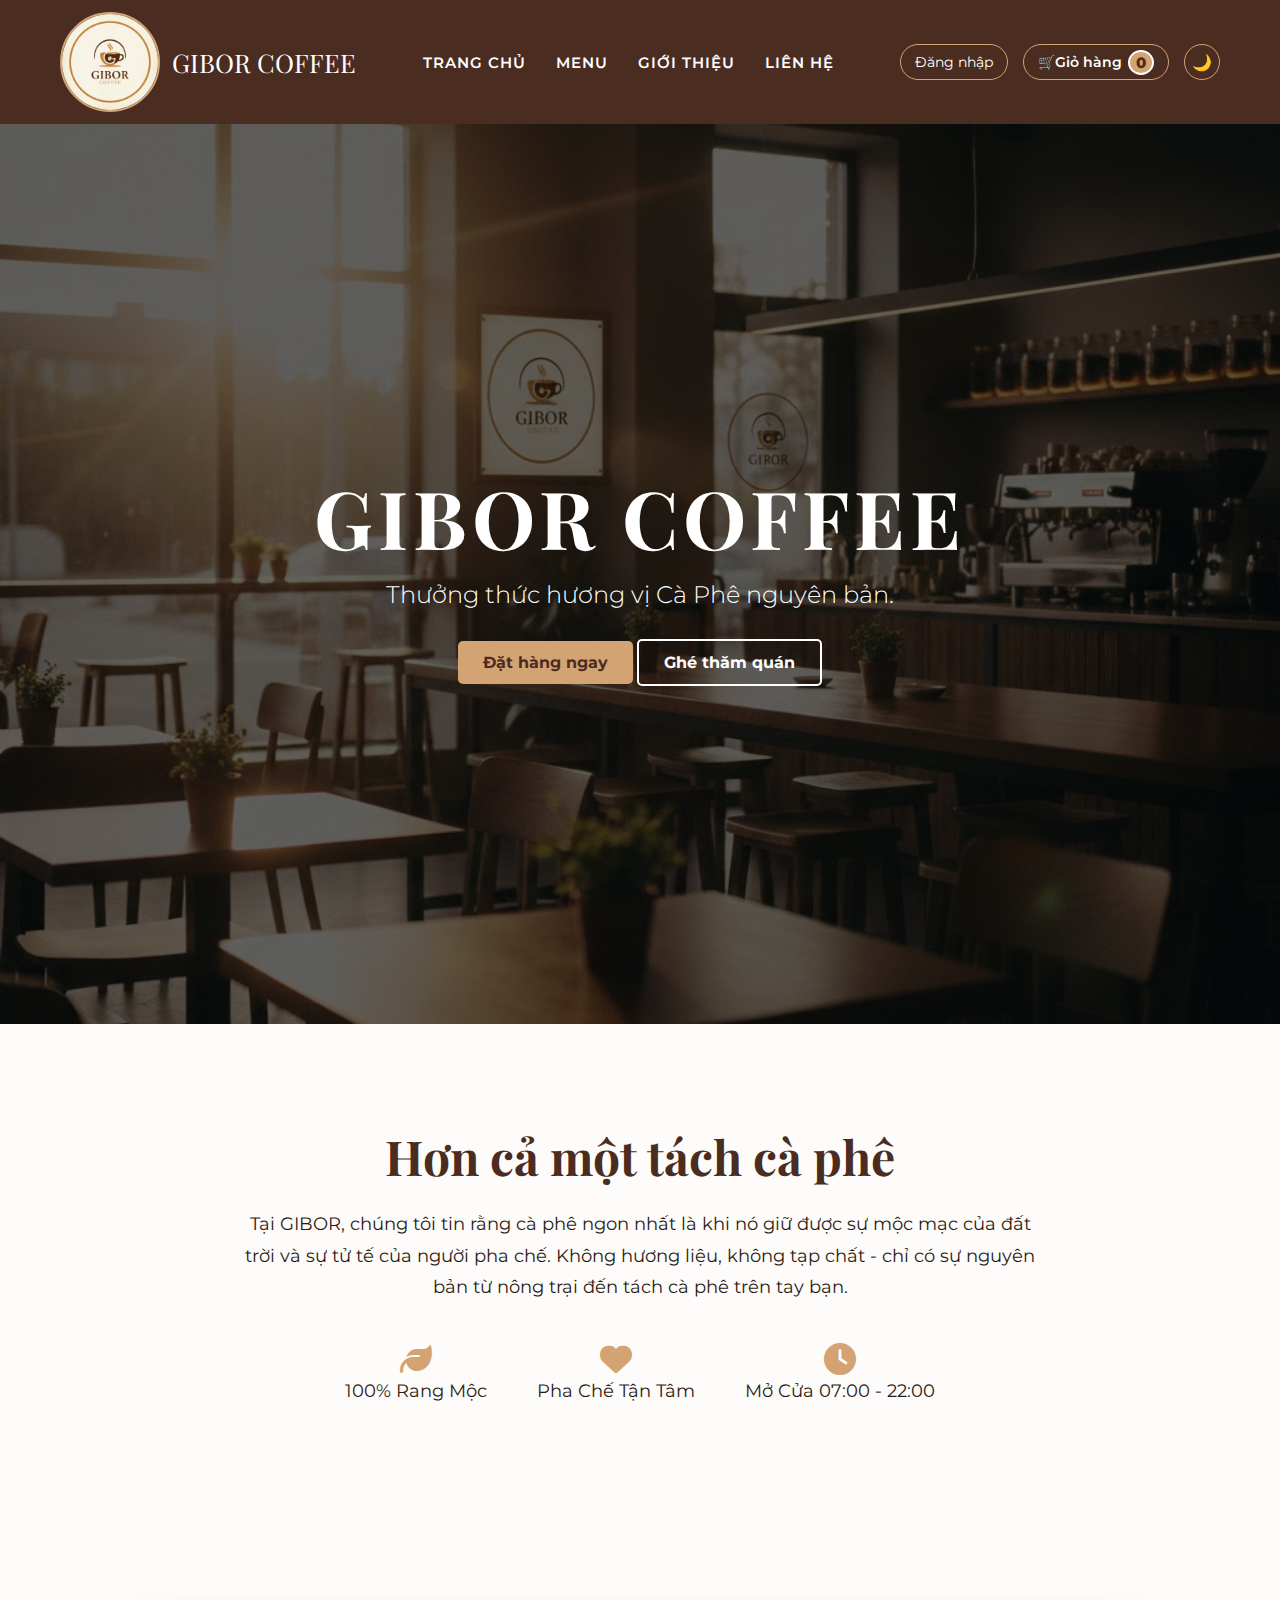
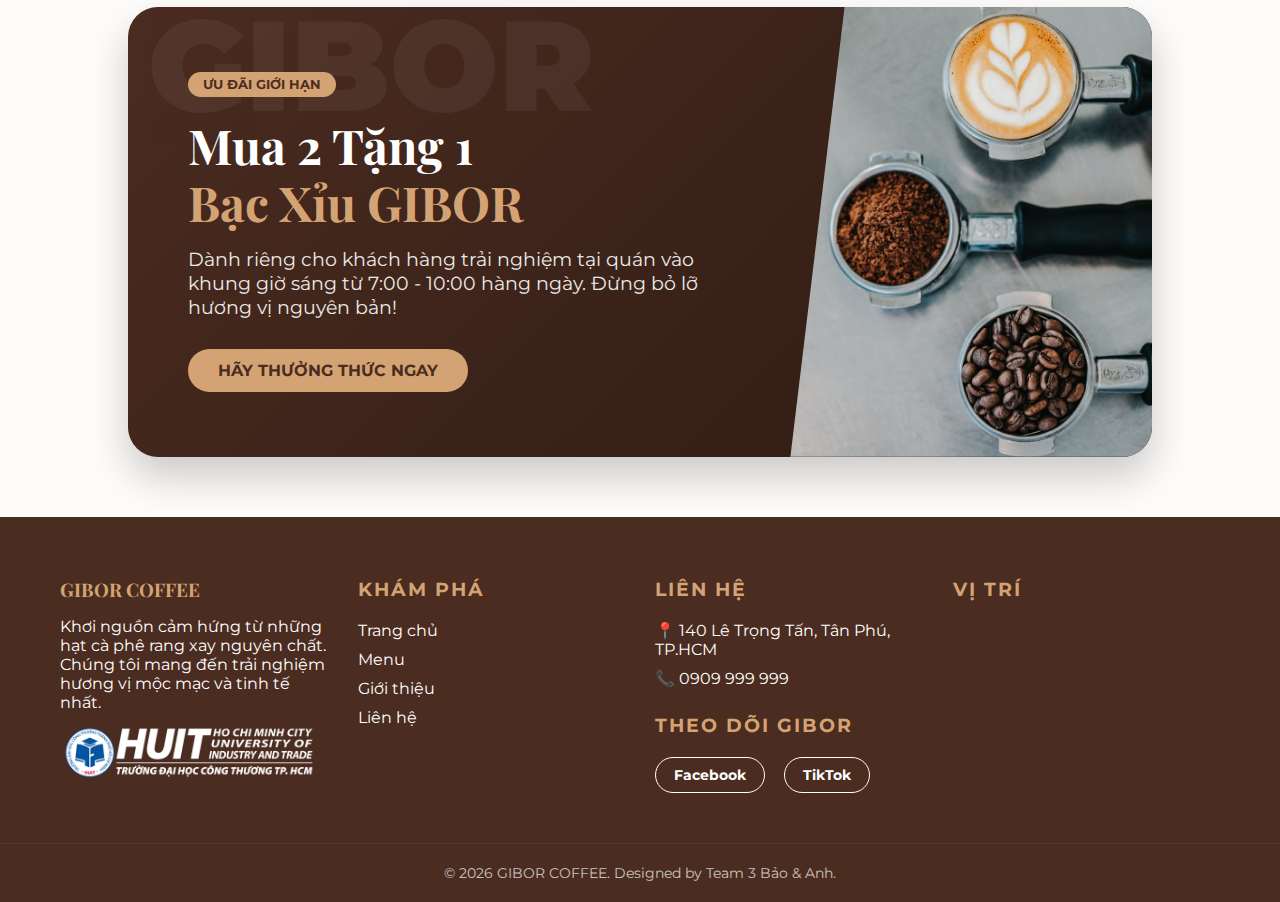
<file: GIBOR-COFFEE-SHOP_GIABAO/docs/index.html>
<!-- 

========================================================================================

                                    CODE BỞI TRẦN GIA BẢO

========================================================================================

-->
<!doctype html>
<html lang="vi">
  <head>
    <meta charset="UTF-8" />
    <meta name="viewport" content="width=device-width, initial-scale=1.0" />
    <title>GIBOR COFFEE</title>

    <!-- THEME CHÍNH DÙNG CHUNG-->
    <link rel="stylesheet" href="css/style.css" />

    <!-- Font -->
    <link
      rel="stylesheet"
      href="https://fonts.googleapis.com/css2?family=Montserrat:wght@400;600;700&family=Playfair+Display:ital,wght@0,700;1,700&family=Mrs+Saint+Delafield&display=swap"
    />

    <!-- Logo -->
    <link
      rel="stylesheet"
      href="https://cdnjs.cloudflare.com/ajax/libs/font-awesome/6.5.1/css/all.min.css"
    />

    <!-- THEME TRANG CHỦ -->
    <link rel="stylesheet" href="css/home.css" />
  </head>

  <body>
    <!-- HEADER DÙNG CHUNG -->
    <header class="header">
      <div class="header-container">
        <!-- LOGO -->
        <a href="index.html" class="logo">
          <img src="images/logo.jpg" alt="GIBOR Coffee" />
          <span>GIBOR COFFEE</span>
        </a>

        <!-- NAV -->
        <nav class="nav">
          <ul class="nav-links">
            <li><a href="index.html">Trang chủ</a></li>
            <li><a href="menu.html">Menu</a></li>
            <li><a href="about.html">Giới thiệu</a></li>
            <li><a href="contact.html">Liên hệ</a></li>
          </ul>
        </nav>

        <!-- AUTH + CART -->
        <div class="header-actions">
          <a href="login.html" class="icon-btn" id="authLink">Đăng nhập</a>
          <a href="cart.html" class="icon-btn cart">
            🛒
            <span>Giỏ hàng</span>
            <span>0</span>
          </a>
          <button class="theme-toggle" id="themeToggle">🌙</button>
          <button class="menu-toggle" id="menuToggle" aria-label="Menu">
            <i class="fas fa-bars"></i>
        </div>
      </div>
    </header>

    <main>
      <!-- Loading Screen -->
      <div class="logo" id="preloader">
        <div class="loader-icon">
          <img src="images/logo.jpg" alt="GIBOR Coffee" />
        </div>
        <p
          style="
            color: white;
            margin-top: 20px;
            letter-spacing: 5px;
            font-weight: 600;
          "
        >
          GIBOR COFFEE
        </p>
      </div>

      <div>
        <section class="hero">
          <div class="hero-content">
            <h1>GIBOR COFFEE</h1>
            <p>Thưởng thức hương vị Cà Phê nguyên bản.</p>
            <div class="hero-btns">
              <a href="menu.html" class="btn btn-primary">Đặt hàng ngay</a>
              <a href="about.html" class="btn btn-secondary">Ghé thăm quán</a>
            </div>
          </div>
        </section>
      </div>

      <section class="intro">
        <h2>Hơn cả một tách cà phê</h2>
        <p>
          Tại GIBOR, chúng tôi tin rằng cà phê ngon nhất là khi nó giữ được sự
          mộc mạc của đất trời và sự tử tế của người pha chế. Không hương liệu,
          không tạp chất - chỉ có sự nguyên bản từ nông trại đến tách cà phê
          trên tay bạn.
        </p>
        <div
          class="featured-icons"
          style="
            display: flex;
            justify-content: center;
            gap: 50px;
            flex-wrap: wrap;
          "
        >
          <div>
            <i
              class="fas fa-leaf"
              style="font-size: 2rem; color: var(--accent)"
            ></i>
            <p>100% Rang Mộc</p>
          </div>
          <div>
            <i
              class="fas fa-heart"
              style="font-size: 2rem; color: var(--accent)"
            ></i>
            <p>Pha Chế Tận Tâm</p>
          </div>
          <div>
            <i
              class="fas fa-clock"
              style="font-size: 2rem; color: var(--accent)"
            ></i>
            <p>Mở Cửa 07:00 - 22:00</p>
          </div>
        </div>
      </section>

      <!-- Advertising Promo Banner -->
      <section class="promo-banner">
        <div class="promo-content">
          <span class="promo-tag">Ưu đãi giới hạn</span>
          <h2>
            Mua 2 Tặng 1 <br />
            <span style="color: var(--accent)">Bạc Xỉu GIBOR</span>
          </h2>
          <p>
            Dành riêng cho khách hàng trải nghiệm tại quán vào khung giờ sáng từ
            7:00 - 10:00 hàng ngày. Đừng bỏ lỡ hương vị nguyên bản!
          </p>
          <a href="menu.html" class="btn-cta">Hãy thưởng thức ngay</a>
        </div>
        <div class="promo-image"></div>
      </section>
    </main>

    <!-- FOOTER DÙNG CHUNG -->
    <footer class="footer">
      <div class="footer-container">
        <div class="footer-col">
          <h3 class="footer-logo">GIBOR COFFEE</h3>
          <ul>
            <li>
              <p>
                Khơi nguồn cảm hứng từ những hạt cà phê rang xay nguyên chất.
                Chúng tôi mang đến trải nghiệm hương vị mộc mạc và tinh tế nhất.
              </p>
            </li>
            <li>
              <img src="images/logoHuit.png" alt="logo-huit" height="60" />
            </li>
          </ul>
        </div>

        <div class="footer-col">
          <h4>Khám Phá</h4>
          <ul>
            <li><a href="index.html">Trang chủ</a></li>
            <li><a href="menu.html">Menu</a></li>
            <li><a href="about.html">Giới thiệu</a></li>
            <li><a href="contact.html">Liên hệ</a></li>
          </ul>
        </div>

        <div class="footer-col">
          <h4>Liên Hệ</h4>
          <ul>
            <li>
              <p>📍 140 Lê Trọng Tấn, Tân Phú, TP.HCM</p>
            </li>
            <li>
              <p>📞 0909 999 999</p>
            </li>
          </ul>

          <h4 style="margin-top: 25px">Theo Dõi GIBOR</h4>
          <div class="social-links">
            <a href="#" class="btn btn-secondary">Facebook</a>
            <a href="#" class="btn btn-secondary">TikTok</a>
          </div>
        </div>

        <div class="footer-col">
          <h4>Vị Trí</h4>
          <div class="google-map">
            <iframe
              src="https://www.google.com/maps/embed?pb=!1m18!1m12!1m3!1d31352.538163214747!2d106.5926170349121!3d10.806159823201295!2m3!1f0!2f0!3f0!3m2!1i1024!2i768!4f13.1!3m3!1m2!1s0x31752be27d8b4f4d%3A0x92dcba2950430867!2zVHLGsOG7nW5nIMSQ4bqhaSBo4buNYyBDw7RuZyBUaMawxqFuZyBUUC4gSOG7kyBDaMOtIE1pbmggKEhVSVQp!5e0!3m2!1svi!2s!4v1770452982001!5m2!1svi!2s"
              width="100%"
              height="150"
              style="border: 0"
              allowfullscreen=""
              loading="lazy"
              referrerpolicy="no-referrer-when-downgrade"
            ></iframe>
          </div>
        </div>
      </div>

      <div class="footer-bottom">
        <p>© 2026 GIBOR COFFEE. Designed by Team 3 Bảo & Anh.</p>
      </div>
    </footer>

    <!-- Phần JS CHUNG -->
    <script src="js/data.js"></script>
    <script src="js/main.js"></script>
  </body>
</html>
<!-- 

========================================================================================

                                KẾT THÚC CODE BỞI TRẦN GIA BẢO

========================================================================================

-->
</file>
<file: GIBOR-COFFEE-SHOP_GIABAO/docs/css/style.css>
/* 
========================================================================================

                                    CODE BỞI TRẦN GIA BẢO

========================================================================================
*/

/* 
=================================== HIỆU ỨNG PRELOAD ==================================
*/

#preloader {
  position: fixed;
  top: 0;
  left: 0;
  width: 100%;
  height: 100%;
  background: var(--primary);
  display: flex;
  flex-direction: column;
  align-items: center;
  justify-content: center;
  z-index: 10000;
  transition:
    opacity 0.8s ease,
    visibility 0.8s;
}

.loader-icon {
  font-size: 3rem;
  color: var(--accent);
  animation: coffee-bounce 1s ease-in-out infinite alternate;
}

.loader-icon img {
  width: 80px;
  height: 80px;
  border-radius: 50%;
  object-fit: cover;
}

@keyframes coffee-bounce {
  from {
    transform: translateY(0);
  }
  to {
    transform: translateY(-20px);
  }
}

.preloader-hidden {
  opacity: 0;
  visibility: hidden;
}

/* 
=================================== DÙNG CHỦ ĐỀ CHUNG ==================================
*/

:root {
  /* MÀU CHỦ ĐẠO */
  --primary: #4b2c20;
  --accent: #d4a373;
  --bg: #fdf8f5;
  --text: #2d2424;
  --white: #ffffff;

  /* Light mode */
  --bg: #fdfcfb;
  --text: #2c1b12;
  --navbar: rgba(255, 255, 255, 0.9);
  --card: #ffffff;

  /* Coffee accent */
  --accent-dark: #b08968;

  /* Fonts */
  --font-heading: "Playfair Display", serif;
  --font-body: "Montserrat", sans-serif;
}

/* Reset */
* {
  margin: 0;
  padding: 0;
  box-sizing: border-box;
}

/* ================================== NỀN TỐI ==================================  */
body.dark {
  --bg: #121212;
  --text: #f5f5f5;
  --navbar: rgba(75, 44, 32, 0.95);
  --card: #1e1e1e;
}

body {
  background: var(--bg);
  color: var(--text);
  transition:
    background 0.4s ease,
    color 0.4s ease;
}

.navbar {
  background: var(--navbar);
}

.card,
.product-item {
  background: var(--card);
}

.theme-toggle {
  background: transparent;
  border: 1px solid var(--accent);
  border-radius: 50%;
  width: 36px;
  height: 36px;
  font-size: 16px;
  cursor: pointer;
  color: var(--accent);
  transition: all 0.3s ease;
  display: inline-flex;
  align-items: center;
  justify-content: center;
  box-sizing: border-box;
}

.theme-toggle:hover {
  background: var(--accent);
  color: #fff;
  transform: rotate(15deg);
}

/* 
========================================== PHẦN HEADER ==================================
*/
.header {
  position: sticky; /* cuộn xuống */
  top: 0;
  z-index: 999;
  background: var(--primary);
  transition: all 0.3s ease;
}

.header-container {
  max-width: 1200px;
  margin: auto;
  padding: 12px 20px;
  display: flex;
  align-items: center;
  justify-content: space-between;
}

/* LOGO */
.logo {
  display: flex;
  align-items: center;
  gap: 12px;
  font-family: var(--font-heading);
  font-size: 1.6rem;
  color: var(--white);
}

.logo img {
  width: 100px;
  height: 100px;
  border-radius: 50%;
  object-fit: cover;
  border: 2px solid var(--accent);
  transition: 0.4s ease;
}

.logo:hover img {
  transform: rotate(8deg) scale(1.05);
  box-shadow: 0 0 15px rgba(212, 163, 115, 0.7);
}

/* THANH ĐIỀU HƯỚNG */

.navbar {
  display: flex;
  justify-content: space-between;
  align-items: center;
  padding: 12px 8%;
  background: rgba(75, 44, 32, 0.95);
  backdrop-filter: blur(6px);
  position: sticky;
  top: 0;
  z-index: 1000;
  transition:
    background 0.4s ease,
    box-shadow 0.4s ease;
}

.nav-links {
  display: flex;
  list-style: none;
  gap: 30px;
}

.nav-links li {
  position: relative;
}

.nav-links a {
  color: var(--white);
  font-size: 15px;
  font-weight: 600;
  text-transform: uppercase;
  letter-spacing: 1px;
  padding: 6px 0;
  transition: color 0.3s ease;
}

/* Gạch chân chạy */
.nav-links a::after {
  content: "";
  position: absolute;
  left: 50%;
  bottom: 0;
  width: 0;
  height: 2px;
  background: var(--accent);
  transition: all 0.3s ease;
  transform: translateX(-50%);
}

.nav-links a:hover {
  color: var(--accent);
}

.nav-links a:hover::after {
  width: 100%;
}

/* Khi scroll */
.header.scrolled {
  background-color: var(
    --primary-color
  ); /* Sử dụng đúng tên biến đã khai báo ở :root */
  box-shadow: 0 4px 20px rgba(0, 0, 0, 0.4); /* Đổ bóng dùng rgba để chỉnh độ mờ cho đẹp */
  padding: 10px 5%; /* Thu gọn header lại một chút khi cuộn cho tinh tế */
  transition: all 0.4s ease; /* Giúp hiệu ứng biến đổi mượt mà */
}

.header-actions {
  display: flex;
  align-items: center;
  gap: 15px;
}

.icon-btn {
  padding: 6px 14px;
  border-radius: 20px;
  border: 1px solid var(--accent);
  color: var(--white);
  font-size: 14px;
  height: 36px;
  display: inline-flex;
  align-items: center;
  justify-content: center;
  box-sizing: border-box;
}

.icon-btn:hover {
  background: var(--accent);
  color: var(--primary);
  transform: translateY(-3px);
}

.icon-btn.cart {
  font-size: 14px;
  font-weight: 600;
  padding: 6px 14px;
  height: 36px;
}

/* Số lượng giỏ hàng */
.icon-btn.cart span:last-child {
  background: var(--accent);
  color: var(--primary);
  font-size: 15px;
  font-weight: 800;
  height: 25px;
  padding: 0 6px;
  border-radius: 50%;
  display: inline-flex;
  align-items: center;
  justify-content: center;
  margin-left: 6px;
  border: 2px solid var(--white);
}

.header.scrolled {
  background: rgba(75, 44, 32, 0.9);
  backdrop-filter: blur(6px);
  box-shadow: 0 5px 20px rgba(0, 0, 0, 0.2);
}

/* ========================================== PHẦN THÂN ================================== */

body {
  font-family: var(--font-body);
  background: var(--bg);
  color: var(--text);
}

a {
  text-decoration: none;
  color: inherit;
  transition: 0.3s;
}

/* PHẦN NÚT BẤM */
.btn-primary {
  background: var(--accent);
  color: var(--primary);
}

.btn-primary:hover {
  background: var(--white);
  color: #000;
  transform: translateY(-3px);
}

.btn-secondary {
  border: 2px solid var(--white);
  color: var(--white);
}

.btn-secondary:hover {
  background: var(--white);
  color: #000;
  transform: translateY(-3px);
}

/* ========================================== PHẦN FOOTER ================================== */
.footer {
  background: var(--primary);
  color: var(--white);
  padding: 60px 0 20px;
  margin-top: 50px;
}

.footer-container {
  max-width: 1200px;
  margin: auto;
  padding: 0 20px;
  display: flex;
  flex-wrap: wrap;
  gap: 30px;
}

.footer-col {
  flex: 1;
  min-width: 200px;
}

.footer-col h3 {
  font-family: var(--font-heading);
  color: var(--accent);
  margin-bottom: 15px;
}

.footer-col h4 {
  margin-bottom: 20px;
  font-size: 1.2rem;
  color: var(--accent);
  text-transform: uppercase;
  letter-spacing: 2px;
}

.footer-col ul {
  list-style: none;
}

.footer-col ul li {
  margin-bottom: 10px;
}

.footer-col ul li a:hover {
  color: var(--accent);
  padding-left: 5px;
  transform: translateY(-3px);
}

.social-links a {
  display: inline-block;
  margin: 0 15px 10px 0;
  font-size: 14px;
  border: 1px solid var(--white);
  padding: 8px 18px;
  border-radius: 20px;
}

.social-links a:hover {
  background: var(--accent);
  border-color: var(--accent);
}

.footer-bottom {
  text-align: center;
  margin-top: 40px;
  padding-top: 20px;
  border-top: 1px solid rgba(255, 255, 255, 0.1);
  font-size: 14px;
  opacity: 0.7;
}

/* CĂN CHỈNH KÍCH THƯỚC PHÙ HỢP VỚI CẢ MOBILE */

/* ===== NÚT HAMBURGER (ẨN TRÊN DESKTOP) ===== */
.menu-toggle {
  display: none;
  background: transparent;
  border: 2px solid var(--accent);
  border-radius: 8px;
  width: 42px;
  height: 42px;
  font-size: 20px;
  cursor: pointer;
  color: var(--accent);
  transition: all 0.3s ease;
  align-items: center;
  justify-content: center;
}

.menu-toggle:hover {
  background: var(--accent);
  color: #fff;
}

/* ===== TABLET (max-width: 992px) ===== */
@media (max-width: 992px) {
  .header-container {
    padding: 10px 15px;
  }

  .logo img {
    width: 60px;
    height: 60px;
  }

  .logo {
    font-size: 1.2rem;
  }

  .nav-links {
    gap: 18px;
  }

  .nav-links a {
    font-size: 13px;
  }

  .icon-btn {
    font-size: 12px;
    padding: 6px 12px;
  }

  .footer-container {
    gap: 20px;
  }

  .footer-col {
    min-width: 180px;
  }
}

/* ===== MOBILE (max-width: 768px) ===== */
@media (max-width: 768px) {
  /* HEADER */
  .header-container {
    padding: 8px 12px;
  }

  .logo img {
    width: 45px;
    height: 45px;
  }

  .logo {
    font-size: 1rem;
    gap: 8px;
  }

  .logo span {
    display: none;
  }

  /* Hiện nút hamburger */
  .menu-toggle {
    display: flex;
  }

  /* Ẩn nav mặc định, hiện khi active */
  .nav {
    position: fixed;
    top: 0;
    left: 0;
    width: 100%;
    height: 100vh;
    background: rgba(75, 44, 32, 0.98);
    backdrop-filter: blur(10px);
    z-index: 9998;
    display: flex;
    align-items: center;
    justify-content: center;
    opacity: 0;
    visibility: hidden;
    transition: all 0.4s ease;
  }

  .nav.active {
    opacity: 1;
    visibility: visible;
  }

  .nav-links {
    display: flex;
    flex-direction: column;
    align-items: center;
    gap: 0;
    list-style: none;
  }

  .nav-links li {
    opacity: 0;
    transform: translateY(20px);
    transition: all 0.3s ease;
  }

  .nav.active .nav-links li {
    opacity: 1;
    transform: translateY(0);
  }

  .nav.active .nav-links li:nth-child(1) {
    transition-delay: 0.1s;
  }
  .nav.active .nav-links li:nth-child(2) {
    transition-delay: 0.2s;
  }
  .nav.active .nav-links li:nth-child(3) {
    transition-delay: 0.3s;
  }

  .nav-links a {
    font-size: 22px;
    padding: 18px 30px;
    display: block;
    letter-spacing: 3px;
  }

  /* Nút đóng menu */
  .menu-toggle.active i::before {
    content: "\f00d"; /* fa-xmark */
  }

  .menu-toggle {
    z-index: 9999;
  }

  /* Header actions */
  .header-actions {
    gap: 8px;
  }

  .icon-btn {
    padding: 6px 10px;
    font-size: 12px;
  }

  .icon-btn span:first-of-type {
    display: none;
  }

  .icon-btn.cart {
    font-size: 16px;
    padding: 6px 8px;
  }

  .icon-btn.cart span:last-child {
    font-size: 12px;
    height: 20px;
    padding: 0 5px;
    margin-left: 2px;
  }

  .theme-toggle {
    width: 34px;
    height: 34px;
    font-size: 15px;
  }

  /* FOOTER */
  .footer {
    padding: 40px 0 15px;
  }

  .footer-container {
    flex-direction: column;
    text-align: center;
    padding: 0 15px;
    gap: 25px;
  }

  .footer-col {
    min-width: 100%;
  }

  .footer-col h4 {
    font-size: 1rem;
    margin-bottom: 12px;
  }

  .social-links {
    justify-content: center;
    display: flex;
    flex-wrap: wrap;
  }

  .social-links a {
    margin: 0 5px 8px;
  }

  .footer-bottom {
    margin-top: 25px;
    font-size: 12px;
  }

  .google-map iframe {
    height: 120px;
  }
}

/* ===== MOBILE NHỎ (max-width: 480px) ===== */
@media (max-width: 480px) {
  .header-container {
    padding: 6px 10px;
  }

  .logo img {
    width: 38px;
    height: 38px;
  }

  .icon-btn {
    padding: 5px 8px;
    font-size: 11px;
    border-radius: 15px;
  }

  .icon-btn.cart {
    font-size: 14px;
  }

  .theme-toggle {
    width: 30px;
    height: 30px;
    font-size: 13px;
  }

  .menu-toggle {
    width: 36px;
    height: 36px;
    font-size: 17px;
  }

  .header-actions {
    gap: 5px;
  }

  .footer {
    padding: 30px 0 12px;
  }
}

/* 
========================================================================================

                                KẾT THÚC CODE BỞI TRẦN GIA BẢO

========================================================================================
*/

/* 
========================================================================================

                                CODE BỞI TRẦN DƯƠNG GIA BẢO

========================================================================================
*/

/* ===== POPUP THÔNG BÁO (TOAST NOTIFICATION) ===== */
.gibor-popup-overlay {
  position: fixed;
  top: 0;
  left: 0;
  width: 100%;
  height: 100%;
  background: rgba(0, 0, 0, 0.5);
  display: flex;
  align-items: center;
  justify-content: center;
  z-index: 99999;
  opacity: 0;
  visibility: hidden;
  transition: all 0.3s ease;
}

.gibor-popup-overlay.show {
  opacity: 1;
  visibility: visible;
}

.gibor-popup-box {
  background: var(--card, #fff);
  border-radius: 16px;
  padding: 32px 28px;
  max-width: 400px;
  width: 90%;
  text-align: center;
  box-shadow: 0 20px 60px rgba(0, 0, 0, 0.3);
  transform: scale(0.8) translateY(20px);
  transition: transform 0.3s ease;
}

.gibor-popup-overlay.show .gibor-popup-box {
  transform: scale(1) translateY(0);
}

.gibor-popup-icon {
  font-size: 3rem;
  margin-bottom: 12px;
}

.gibor-popup-icon.success {
  color: #27ae60;
}

.gibor-popup-icon.error {
  color: #e74c3c;
}

.gibor-popup-icon.warning {
  color: #f39c12;
}

.gibor-popup-title {
  font-family: var(--font-heading, 'Playfair Display', serif);
  font-size: 1.4rem;
  color: var(--primary, #4b2c20);
  margin-bottom: 8px;
}

.gibor-popup-message {
  font-family: var(--font-body, 'Montserrat', sans-serif);
  font-size: 0.95rem;
  color: var(--text, #2d2424);
  margin-bottom: 24px;
  line-height: 1.5;
}

.gibor-popup-actions {
  display: flex;
  gap: 12px;
  justify-content: center;
}

.gibor-popup-btn {
  padding: 10px 28px;
  border: none;
  border-radius: 8px;
  font-family: var(--font-body, 'Montserrat', sans-serif);
  font-size: 0.9rem;
  font-weight: 600;
  cursor: pointer;
  transition: all 0.2s ease;
}

.gibor-popup-btn.primary {
  background: var(--primary, #4b2c20);
  color: #fff;
}

.gibor-popup-btn.primary:hover {
  background: var(--accent-dark, #b08968);
}

.gibor-popup-btn.secondary {
  background: #e0d6d0;
  color: var(--primary, #4b2c20);
}

.gibor-popup-btn.secondary:hover {
  background: #d0c4bc;
}

/* ===== USER DROPDOWN POPUP ===== */
.user-dropdown-overlay {
  position: fixed;
  top: 0;
  left: 0;
  width: 100%;
  height: 100%;
  z-index: 99998;
  opacity: 0;
  visibility: hidden;
  transition: opacity 0.2s ease;
}

.user-dropdown-overlay.show {
  opacity: 1;
  visibility: visible;
}

.user-dropdown {
  position: absolute;
  top: 70px;
  right: 20px;
  background: var(--card, #fff);
  border-radius: 12px;
  padding: 20px;
  min-width: 260px;
  box-shadow: 0 10px 40px rgba(0, 0, 0, 0.2);
  transform: translateY(-10px);
  transition: transform 0.2s ease;
}

.user-dropdown-overlay.show .user-dropdown {
  transform: translateY(0);
}

.user-dropdown-header {
  display: flex;
  align-items: center;
  gap: 12px;
  padding-bottom: 16px;
  border-bottom: 1px solid #e8e0db;
  margin-bottom: 12px;
}

.user-dropdown-avatar {
  width: 48px;
  height: 48px;
  border-radius: 50%;
  background: var(--primary, #4b2c20);
  color: #fff;
  display: flex;
  align-items: center;
  justify-content: center;
  font-size: 1.2rem;
  font-weight: 700;
  font-family: var(--font-body, 'Montserrat', sans-serif);
}

.user-dropdown-info {
  flex: 1;
}

.user-dropdown-name {
  font-family: var(--font-heading, 'Playfair Display', serif);
  font-size: 1.05rem;
  font-weight: 700;
  color: var(--primary, #4b2c20);
}

.user-dropdown-email {
  font-size: 0.8rem;
  color: #888;
  margin-top: 2px;
}

.user-dropdown-menu {
  list-style: none;
  padding: 0;
  margin: 0;
}

.user-dropdown-menu li {
  margin-bottom: 4px;
}

.user-dropdown-menu li a,
.user-dropdown-menu li button {
  display: flex;
  align-items: center;
  gap: 10px;
  width: 100%;
  padding: 10px 12px;
  border: none;
  background: none;
  border-radius: 8px;
  font-family: var(--font-body, 'Montserrat', sans-serif);
  font-size: 0.9rem;
  color: var(--text, #2d2424);
  cursor: pointer;
  transition: background 0.2s ease;
  text-decoration: none;
}

.user-dropdown-menu li a:hover,
.user-dropdown-menu li button:hover {
  background: #f5ebe4;
}

.user-dropdown-menu li button.logout-btn {
  color: #e74c3c;
}

.user-dropdown-menu li button.logout-btn:hover {
  background: #fde8e8;
}

/* ===== AUTH LINK STYLE KHI ĐÃ ĐĂNG NHẬP ===== */
#authLink.logged-in {
  display: inline-flex;
  align-items: center;
  gap: 6px;
  font-weight: 600;
  color: #fff;
  padding: 6px 14px;
  border-radius: 20px;
  height: 36px;
  box-sizing: border-box;
}

#authLink.logged-in:hover {
  background: var(--accent-dark, #b08968);
}

#authLink.logged-in i {
  font-size: 0.9rem;
}

/* ===== ORDER HISTORY POPUP ===== */
.order-history-overlay {
  position: fixed;
  top: 0;
  left: 0;
  width: 100%;
  height: 100%;
  background: rgba(0, 0, 0, 0.5);
  display: flex;
  align-items: center;
  justify-content: center;
  z-index: 99999;
  opacity: 0;
  visibility: hidden;
  transition: all 0.3s ease;
}

.order-history-overlay.show {
  opacity: 1;
  visibility: visible;
}

.order-history-box {
  background: var(--card, #fff);
  border-radius: 16px;
  padding: 28px;
  max-width: 550px;
  width: 92%;
  max-height: 80vh;
  overflow-y: auto;
  box-shadow: 0 20px 60px rgba(0, 0, 0, 0.3);
  transform: scale(0.8) translateY(20px);
  transition: transform 0.3s ease;
}

.order-history-overlay.show .order-history-box {
  transform: scale(1) translateY(0);
}

.order-history-header {
  display: flex;
  align-items: center;
  justify-content: space-between;
  margin-bottom: 20px;
  padding-bottom: 14px;
  border-bottom: 2px solid var(--accent, #d4a373);
}

.order-history-header h3 {
  font-family: var(--font-heading, 'Playfair Display', serif);
  font-size: 1.3rem;
  color: var(--primary, #4b2c20);
  margin: 0;
}

.order-history-close {
  background: none;
  border: none;
  font-size: 1.5rem;
  cursor: pointer;
  color: #999;
  padding: 4px 8px;
  border-radius: 6px;
  transition: all 0.2s;
}

.order-history-close:hover {
  background: #f0e8e2;
  color: var(--primary, #4b2c20);
}

.order-history-empty {
  text-align: center;
  padding: 40px 20px;
  color: #999;
}

.order-history-empty i {
  font-size: 3rem;
  margin-bottom: 12px;
  display: block;
  color: #ccc;
}

.order-card {
  background: #faf6f3;
  border-radius: 12px;
  padding: 16px;
  margin-bottom: 12px;
  border-left: 4px solid var(--accent, #d4a373);
}

.order-card-header {
  display: flex;
  justify-content: space-between;
  align-items: center;
  margin-bottom: 10px;
}

.order-card-code {
  font-weight: 700;
  font-size: 0.95rem;
  color: var(--primary, #4b2c20);
}

.order-card-date {
  font-size: 0.8rem;
  color: #999;
}

.order-card-items {
  margin-bottom: 10px;
}

.order-card-item {
  display: flex;
  justify-content: space-between;
  align-items: center;
  padding: 5px 0;
  font-size: 0.85rem;
  color: var(--text, #2d2424);
  gap: 12px;
}

.order-card-item-name {
  flex: 1;
}

.order-card-item-detail {
  color: #888;
  font-size: 0.8rem;
  min-width: 60px;
  text-align: center;
}

.order-card-item-price {
  font-weight: 600;
  min-width: 80px;
  text-align: right;
  color: var(--primary, #4b2c20);
}

/* Thông tin người đặt hàng */
.order-card-customer {
  display: flex;
  flex-wrap: wrap;
  gap: 6px 16px;
  padding: 8px 10px;
  margin-bottom: 10px;
  background: #f0e8e2;
  border-radius: 8px;
  font-size: 0.8rem;
  color: #666;
}

.order-card-customer span {
  display: flex;
  align-items: center;
  gap: 5px;
}

.order-card-customer i {
  color: var(--accent, #d4a373);
  font-size: 0.75rem;
  width: 14px;
  text-align: center;
}

.order-card-footer {
  display: flex;
  justify-content: space-between;
  align-items: center;
  padding-top: 10px;
  border-top: 1px solid #e8e0db;
  font-size: 0.85rem;
}

.order-card-meta {
  color: #888;
}

.order-card-total {
  font-weight: 700;
  color: var(--primary, #4b2c20);
  font-size: 1rem;
}

/* Scrollbar đẹp cho order history */
.order-history-box::-webkit-scrollbar {
  width: 6px;
}

.order-history-box::-webkit-scrollbar-track {
  background: transparent;
}

.order-history-box::-webkit-scrollbar-thumb {
  background: var(--accent, #d4a373);
  border-radius: 3px;
}

/* 
========================================================================================

                                KẾT THÚC CODE BỞI TRẦN DƯƠNG GIA BẢO

========================================================================================
*/
</file>
<file: GIBOR-COFFEE-SHOP_GIABAO/docs/css/home.css>
/* 
========================================================================================

                                    CODE BỞI TRẦN GIA BẢO

========================================================================================
*/

/* --- ADVERTISING BANNER --- */
@keyframes float {
  0% {
    transform: translateY(0px) rotate(0deg);
  }
  50% {
    transform: translateY(-15px) rotate(1deg);
  }
  100% {
    transform: translateY(0px) rotate(0deg);
  }
}

@keyframes shine {
  0% {
    left: -100%;
  }
  20% {
    left: 100%;
  }
  100% {
    left: 100%;
  }
}

.promo-banner {
  margin: 60px 10%;
  background: linear-gradient(135deg, var(--primary) 0%, #2d1a13 100%);
  border-radius: 30px;
  display: flex;
  align-items: center;
  overflow: hidden;
  color: var(--white);
  position: relative;
  box-shadow: 0 20px 40px rgba(0, 0, 0, 0.2);
  animation: float 6s ease-in-out infinite;
}

/* Lớp lấp lánh chạy qua banner */
.promo-banner::before {
  content: "";
  position: absolute;
  top: 0;
  left: -100%;
  width: 50%;
  height: 100%;
  background: linear-gradient(
    to right,
    transparent,
    rgba(255, 255, 255, 0.1),
    transparent
  );
  transform: skewX(-25deg);
  animation: shine 4s infinite;
}

.promo-content {
  flex: 1.2;
  padding: 60px;
  z-index: 2;
}

.promo-tag {
  background: var(--accent);
  color: var(--primary);
  padding: 5px 15px;
  border-radius: 20px;
  font-weight: 700;
  font-size: 0.8rem;
  text-transform: uppercase;
  margin-bottom: 20px;
  display: inline-block;
  animation: bounce 2s infinite;
}

@keyframes bounce {
  0%,
  20%,
  50%,
  80%,
  100% {
    transform: translateY(0);
  }
  40% {
    transform: translateY(-5px);
  }
  60% {
    transform: translateY(-3px);
  }
}

.promo-content h2 {
  font-family: var(--font-heading);
  font-size: 3rem;
  margin-bottom: 15px;
  line-height: 1.2;
}

.promo-content p {
  font-size: 1.2rem;
  opacity: 0.9;
  margin-bottom: 30px;
}

.btn-cta {
  display: inline-block;
  background: var(--accent);
  color: var(--primary);
  padding: 12px 30px;
  border-radius: 25px;
  font-weight: 700;
  text-transform: uppercase;
  transition: all 0.3s ease;
}

.btn-cta:hover {
  background: var(--white);
  transform: translateY(-3px);
}

.promo-image {
  flex: 0.8;
  height: 450px;
  background: url("../images/khuyenmai.jpg");
  background-size: cover;
  background-position: center;
  clip-path: polygon(15% 0%, 100% 0%, 100% 100%, 0% 100%);
  transition: 0.5s;
}

.promo-banner:hover .promo-image {
  transform: scale(1.1);
}

.promo-banner::after {
  content: "GIBOR";
  position: absolute;
  top: -20px;
  left: 20px;
  font-size: 8rem;
  font-weight: 900;
  opacity: 0.05;
  color: white;
}

/* =================================== PHẦN NỀN ======================================== */

/* PHẦN NỀN TỐI */
body.dark {
  --bg: #121212;
  --text: #f5f5f5;
  --navbar: rgba(75, 44, 32, 0.95);
  --card: #1e1e1e;
  .intro h2 {
    font-family: var(--font-heading);
    font-size: 3rem;
    color: var(--primary);
    margin-bottom: 20px;
    color: var(--accent);
  }
}

.hero {
  background:
    linear-gradient(rgba(0, 0, 0, 0.6), rgba(0, 0, 0, 0.6)),
    url("../images/hero-bg.jpg") center/cover no-repeat;
  height: 100vh;
  display: flex;
  justify-content: center;
  align-items: center;
  text-align: center;
  color: var(--white);
}

.hero-content h1 {
  font-family: var(--font-heading);
  font-size: 5rem;
  letter-spacing: 5px;
  margin-bottom: 10px;
}

.hero-content p {
  font-size: 1.5rem;
  margin-bottom: 30px;
  font-weight: 300;
}

/* --- INTRO SECTION --- */
.intro {
  padding: 100px 10%;
  text-align: center;
}
.intro h2 {
  font-family: var(--font-heading);
  font-size: 3rem;
  color: var(--primary);
  margin-bottom: 20px;
}
.intro p {
  max-width: 800px;
  margin: 0 auto 40px;
  font-size: 1.1rem;
  line-height: 1.8;
}

/* =================================== PHẦN NÚT GỬI ======================================== */

.btn {
  padding: 12px 25px;
  border-radius: 5px;
  display: inline-block;
  font-weight: bold;
}

.btn-primary {
  background: var(--accent);
  color: var(--primary);
}

.btn-primary:hover {
  background: var(--white);
  color: #000;
  transform: translateY(-3px);
}

.btn-secondary {
  border: 2px solid var(--white);
  color: var(--white);
}

.btn-secondary:hover {
  background: var(--white);
  color: #000;
  transform: translateY(-3px);
}

/* ===== RESPONSIVE HOME ===== */
@media (max-width: 992px) {
  .hero-content h1 {
    font-size: 3.5rem;
  }

  .hero-content p {
    font-size: 1.2rem;
  }

  .promo-content {
    padding: 40px;
  }

  .promo-content h2 {
    font-size: 2.2rem;
  }

  .promo-image {
    height: 350px;
  }

  .intro {
    padding: 70px 8%;
  }

  .intro h2 {
    font-size: 2.4rem;
  }
}

@media (max-width: 768px) {
  /* HERO */
  .hero {
    height: 70vh;
    min-height: 400px;
  }

  .hero-content h1 {
    font-size: 2.5rem;
    letter-spacing: 3px;
  }

  .hero-content p {
    font-size: 1rem;
    margin-bottom: 20px;
  }

  .hero-btns {
    display: flex;
    flex-direction: column;
    gap: 12px;
    align-items: center;
  }

  .hero-btns .btn {
    width: 220px;
    text-align: center;
  }

  /* PROMO BANNER */
  .promo-banner {
    margin: 30px 5%;
    flex-direction: column;
    border-radius: 20px;
    animation: none;
  }

  .promo-content {
    padding: 30px 25px;
    text-align: center;
  }

  .promo-content h2 {
    font-size: 1.8rem;
  }

  .promo-content p {
    font-size: 1rem;
    margin-bottom: 20px;
  }

  .promo-image {
    height: 250px;
    clip-path: none;
    border-radius: 0 0 20px 20px;
  }

  .promo-banner::after {
    font-size: 4rem;
    top: -10px;
  }

  /* INTRO */
  .intro {
    padding: 50px 5%;
  }

  .intro h2 {
    font-size: 2rem;
    margin-bottom: 15px;
  }

  .intro p {
    font-size: 0.95rem;
    margin-bottom: 25px;
  }
}

@media (max-width: 480px) {
  .hero {
    height: 60vh;
    min-height: 350px;
  }

  .hero-content h1 {
    font-size: 1.8rem;
    letter-spacing: 2px;
  }

  .hero-content p {
    font-size: 0.9rem;
  }

  .hero-btns .btn {
    width: 180px;
    padding: 10px 20px;
    font-size: 13px;
  }

  .promo-banner {
    margin: 20px 3%;
  }

  .promo-content {
    padding: 25px 18px;
  }

  .promo-content h2 {
    font-size: 1.4rem;
  }

  .promo-content p {
    font-size: 0.85rem;
  }

  .promo-tag {
    font-size: 0.7rem;
    padding: 4px 12px;
  }

  .promo-image {
    height: 180px;
  }

  .intro {
    padding: 35px 4%;
  }

  .intro h2 {
    font-size: 1.6rem;
  }

  .intro p {
    font-size: 0.85rem;
  }
}

/* 
========================================================================================

                                KẾT THÚC CODE BỞI TRẦN GIA BẢO

========================================================================================
*/
</file>
